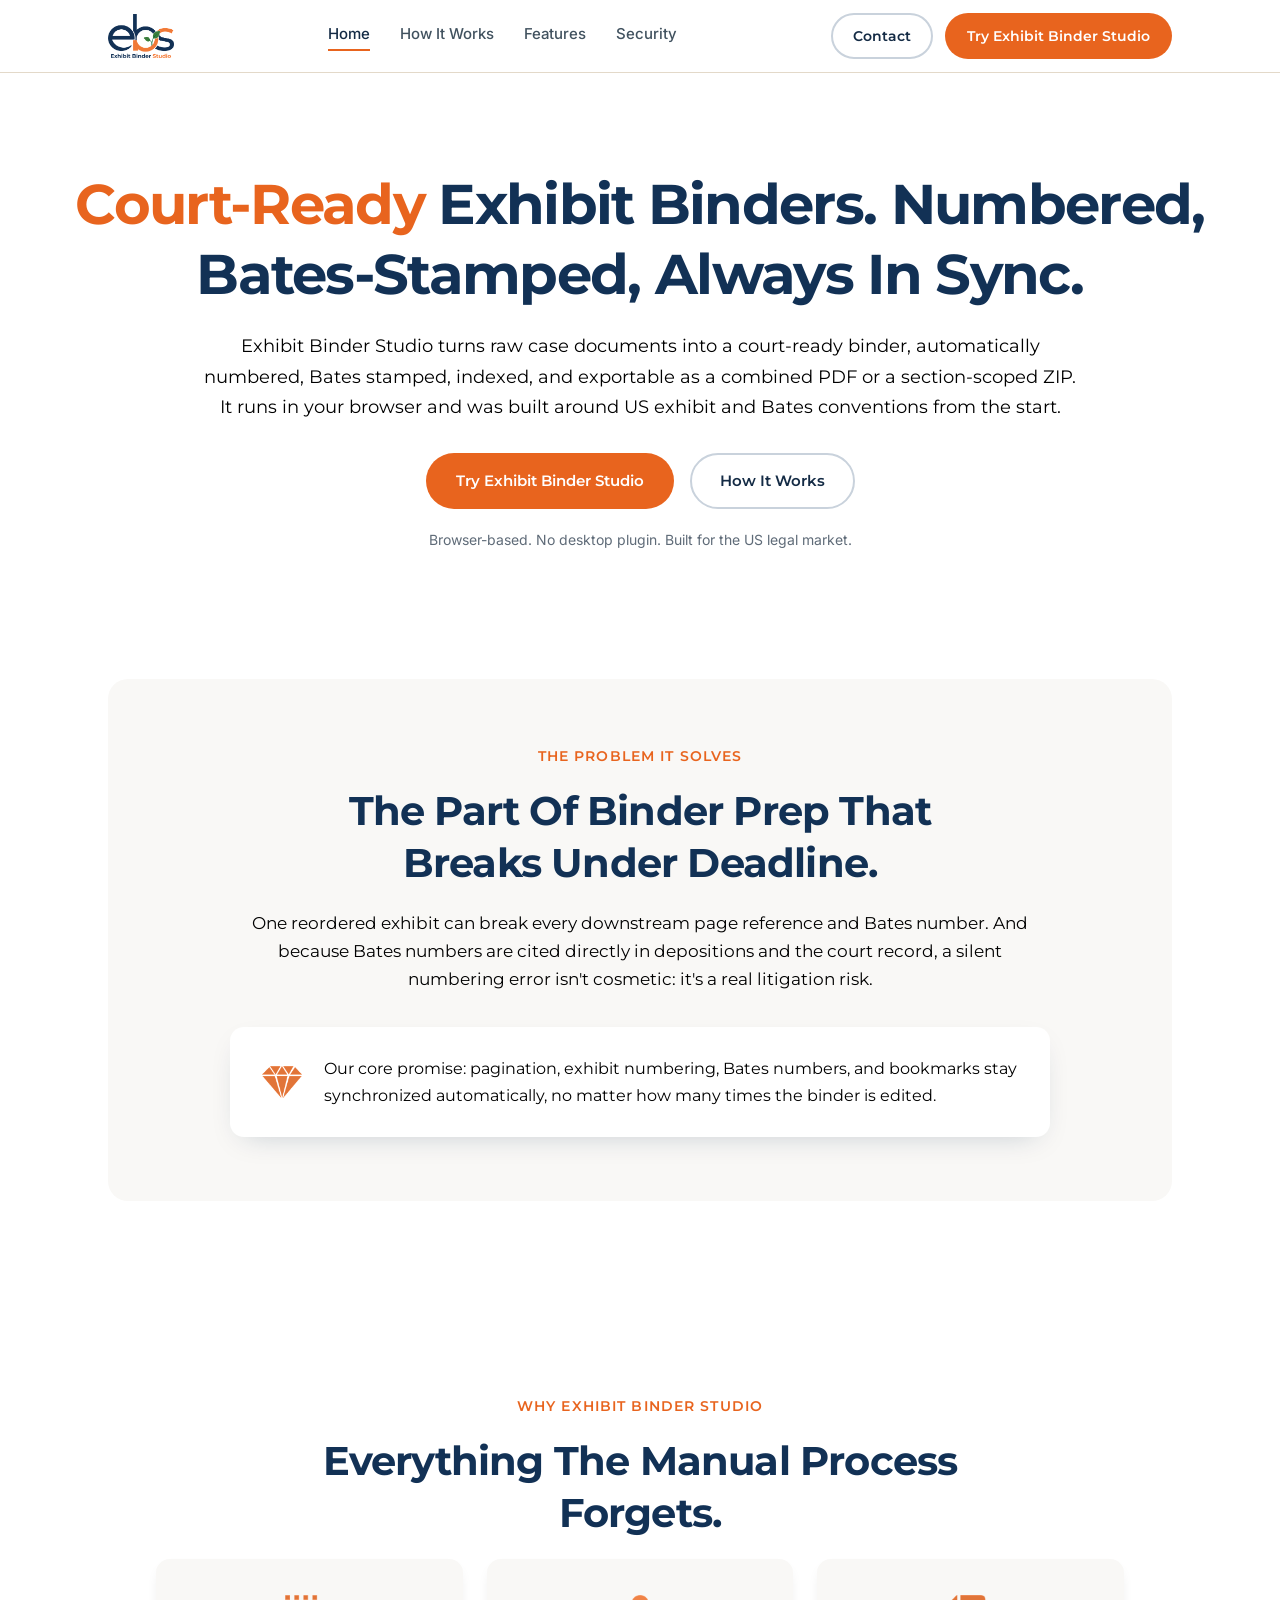
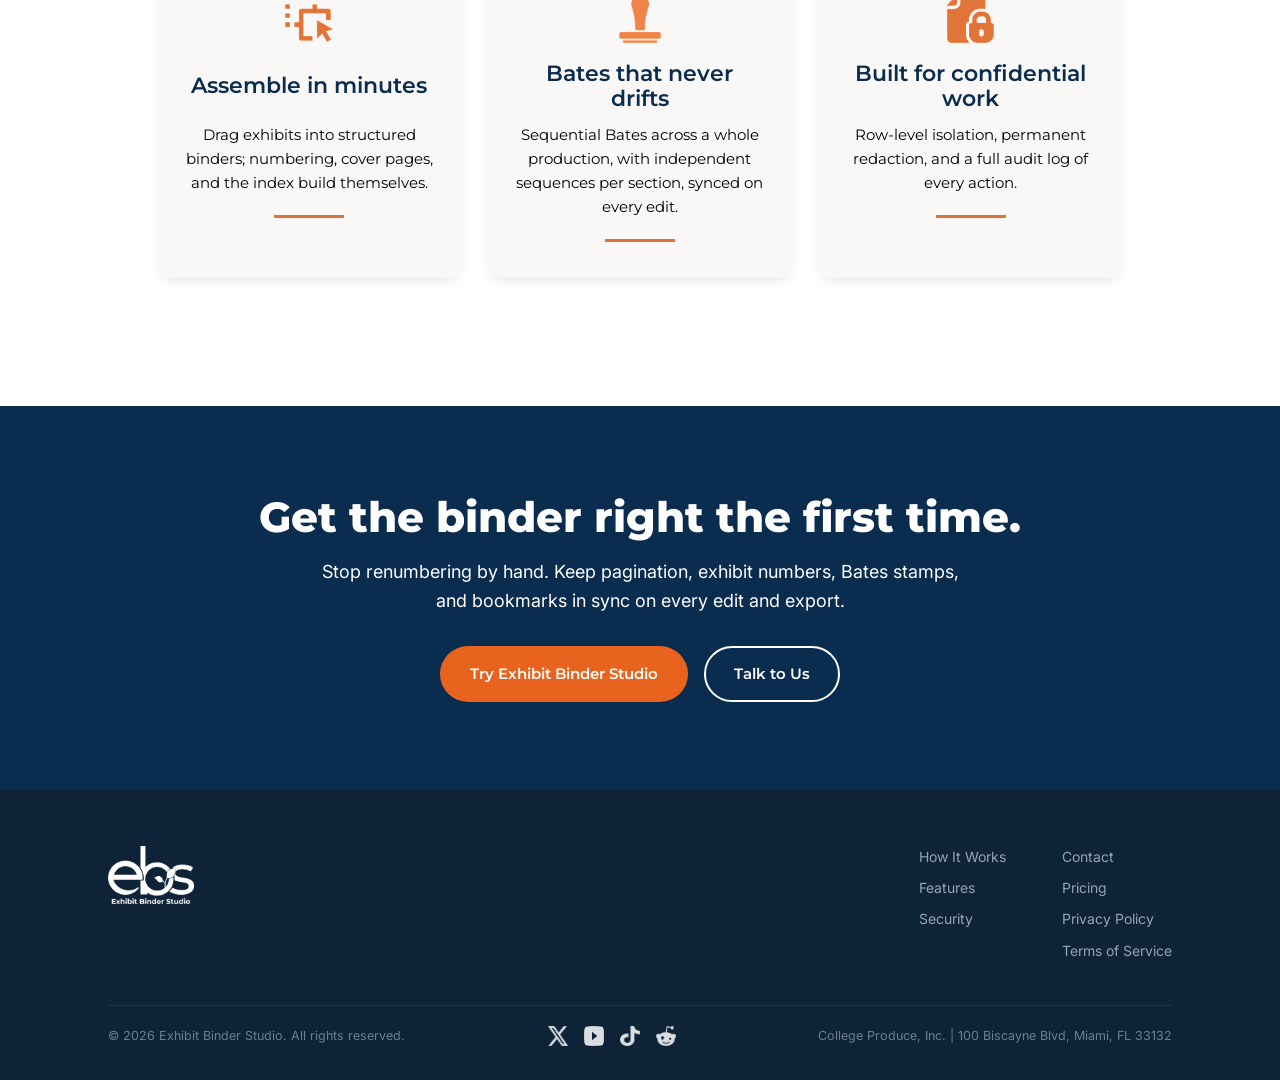
<file: index.html>
<!DOCTYPE html>
<html lang="en">
<head>
<meta charset="UTF-8">
<meta name="viewport" content="width=device-width, initial-scale=1.0">
<title>Exhibit Binder Studio | Court-Ready Litigation Binders, Automatically</title>
<meta name="description" content="Turn raw case documents into a court-ready exhibit binder, automatically numbered, Bates stamped, indexed, and export-ready as a combined PDF or section-scoped ZIP. Browser-based, built for US exhibit and Bates conventions.">
<link rel="icon" type="image/png" href="favicon-96x96.png">
<link rel="preconnect" href="https://fonts.googleapis.com">
<link rel="preconnect" href="https://fonts.gstatic.com" crossorigin>
<link href="https://fonts.googleapis.com/css2?family=Montserrat:wght@300;400;500;600;700;800&family=Inter:wght@400;500;600&display=swap" rel="stylesheet">
<link rel="stylesheet" href="assets/styles.css">
</head>
<body data-page="home">

<header id="site-header"></header>

<main>
  <section class="hero">
    <div class="wrap">
      <h1><span>Court-Ready</span> Exhibit Binders. Numbered, Bates-Stamped, Always In Sync.</h1>
      <p class="sub">Exhibit Binder Studio turns raw case documents into a court-ready binder, automatically numbered, Bates stamped, indexed, and exportable as a combined PDF or a section-scoped ZIP. It runs in your browser and was built around US exhibit and Bates conventions from the start.</p>
      <div class="cta-row">
        <a class="btn btn-primary" href="contact.html">Try Exhibit Binder Studio</a>
        <a class="btn btn-ghost" href="how-it-works.html">How It Works</a>
      </div>
      <p class="micro">Browser-based. No desktop plugin. Built for the US legal market.</p>
    </div>
  </section>

  <section class="hp-panel-wrap">
    <div class="wrap">
      <div class="hp-panel">
        <span class="hp-eyebrow">The Problem It Solves</span>
        <h2 class="hp-h2">The Part Of Binder Prep That Breaks Under Deadline.</h2>
        <p>One reordered exhibit can break every downstream page reference and Bates number. And because Bates numbers are cited directly in depositions and the court record, a silent numbering error isn't cosmetic: it's a real litigation risk.</p>
        <div class="hp-callout">
          <img src="assets/img/icon-diamond.png" alt="">
          <p>Our core promise: pagination, exhibit numbering, Bates numbers, and bookmarks stay synchronized automatically, no matter how many times the binder is edited.</p>
        </div>
      </div>
    </div>
  </section>

  <section class="hp-panel-wrap">
    <div class="wrap">
      <div class="hp-panel hp-panel-cards">
        <span class="hp-eyebrow">Why Exhibit Binder Studio</span>
        <h2 class="hp-h2">Everything The Manual Process Forgets.</h2>

        <div class="hp-cards">
          <div class="hp-card">
            <img src="assets/img/icon-drag.png" alt="">
            <h3>Assemble in minutes</h3>
            <p>Drag exhibits into structured binders; numbering, cover pages, and the index build themselves.</p>
            <span class="hp-rule"></span>
          </div>
          <div class="hp-card">
            <img src="assets/img/icon-bates.png" alt="">
            <h3>Bates that never drifts</h3>
            <p>Sequential Bates across a whole production, with independent sequences per section, synced on every edit.</p>
            <span class="hp-rule"></span>
          </div>
          <div class="hp-card">
            <img src="assets/img/icon-security.png" alt="">
            <h3>Built for confidential work</h3>
            <p>Row-level isolation, permanent redaction, and a full audit log of every action.</p>
            <span class="hp-rule"></span>
          </div>
        </div>
      </div>
    </div>
  </section>

  <section class="cta cta-dark"><div class="wrap"><h2>Get the binder right the first time.</h2><p>Stop renumbering by hand. Keep pagination, exhibit numbers, Bates stamps, and bookmarks in sync on every edit and export.</p><div class="cta-row"><a class="btn btn-primary" href="contact.html">Try Exhibit Binder Studio</a><a class="btn btn-outline-white" href="contact.html">Talk to Us</a></div></div></section>
</main>

<footer id="site-footer"></footer>

<script src="assets/site.js"></script>
</body>
</html>
</file>
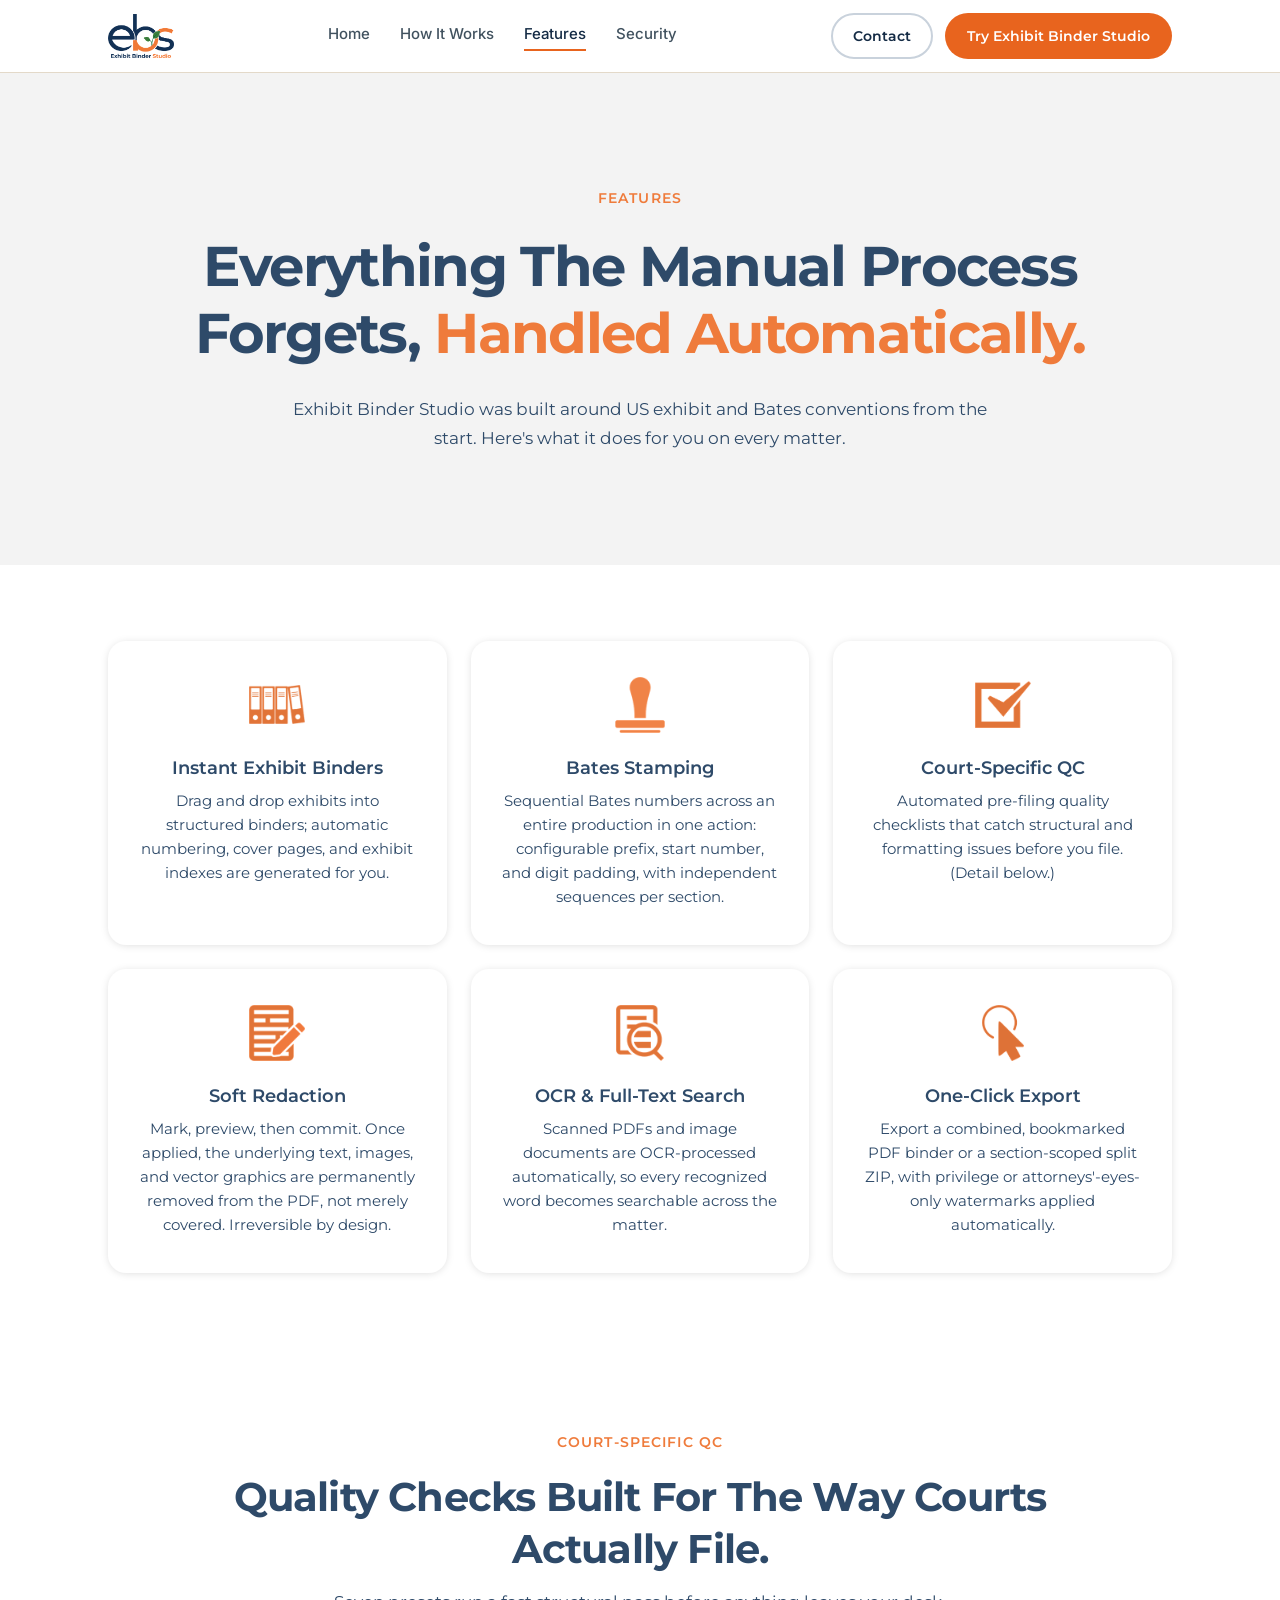
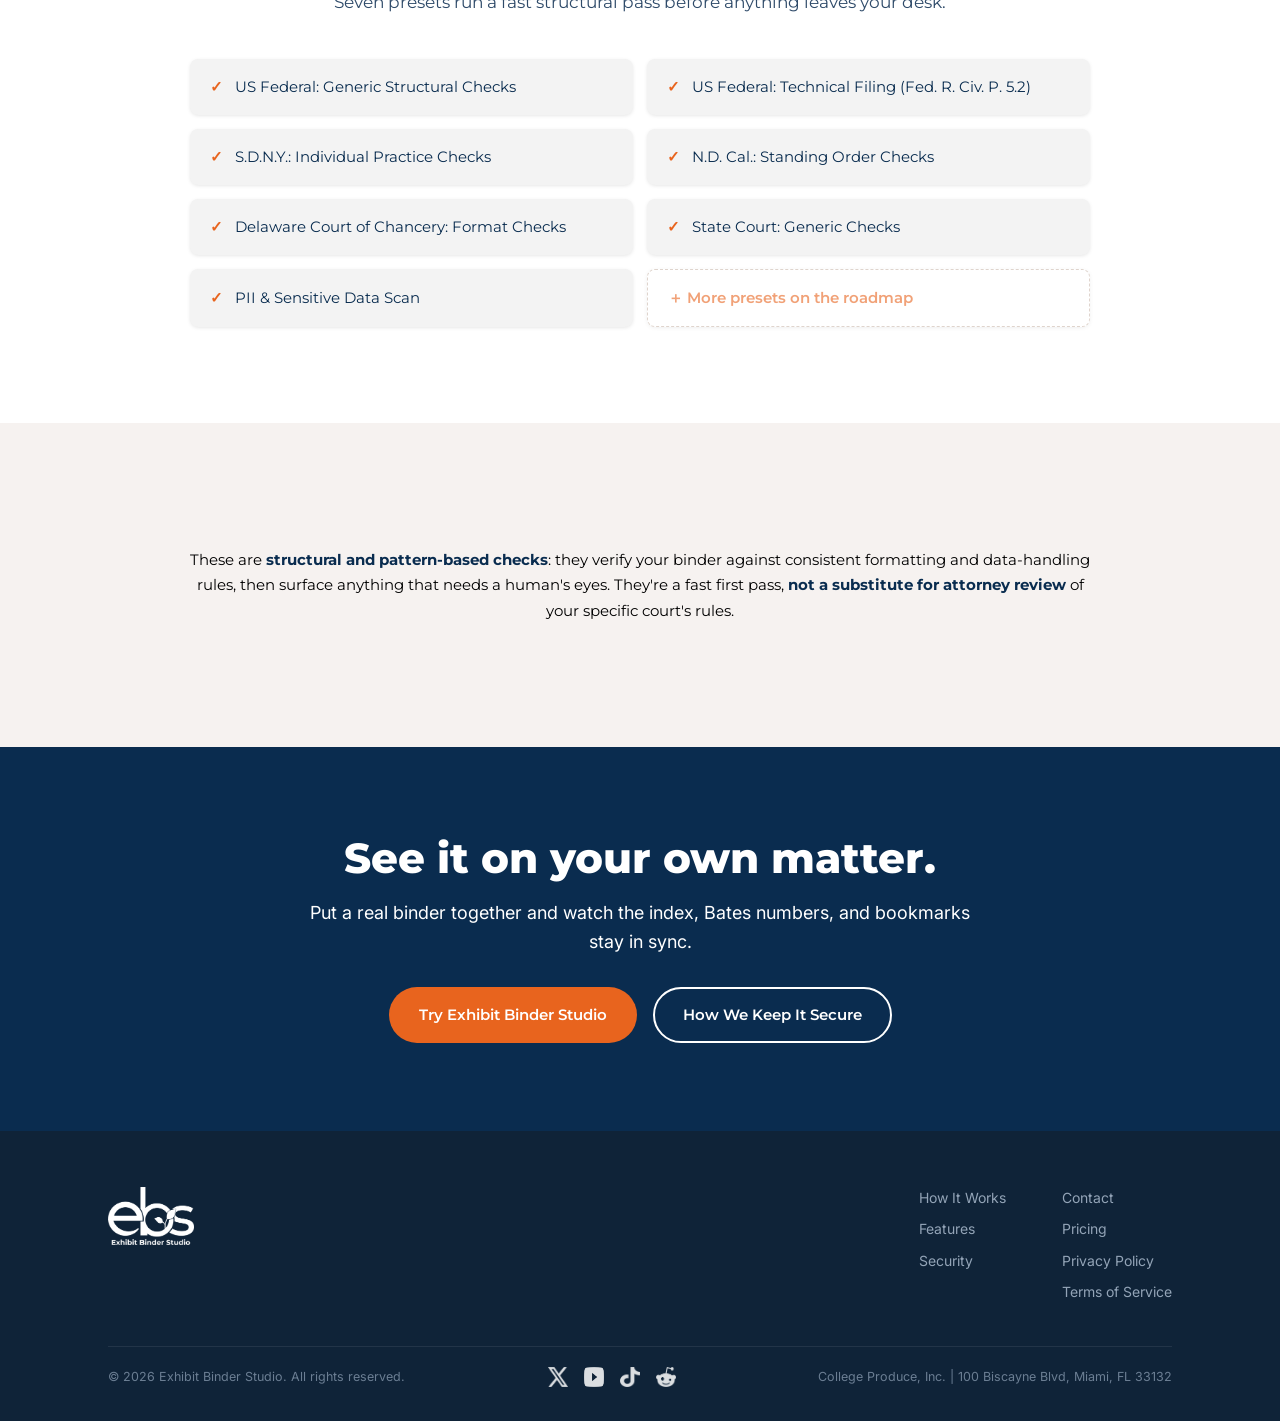
<file: features.html>
<!DOCTYPE html>
<html lang="en">
<head>
<meta charset="UTF-8">
<meta name="viewport" content="width=device-width, initial-scale=1.0">
<title>Features | Exhibit Binder Studio</title>
<meta name="description" content="Instant exhibit binders, Bates stamping, court-specific QC, soft redaction, OCR and full-text search, and one-click export. Everything the manual binder process forgets, handled automatically.">
<link rel="icon" type="image/png" href="favicon-96x96.png">
<link rel="preconnect" href="https://fonts.googleapis.com">
<link rel="preconnect" href="https://fonts.gstatic.com" crossorigin>
<link href="https://fonts.googleapis.com/css2?family=Montserrat:wght@300;400;500;600;700;800&family=Inter:wght@400;500;600&display=swap" rel="stylesheet">
<link rel="stylesheet" href="assets/styles.css">
</head>
<body data-page="features">

<header id="site-header"></header>

<main>
  <section class="lp-hero">
    <div class="wrap">
      <span class="lp-eyebrow">Features</span>
      <h1 class="lp-h1">Everything The Manual Process Forgets, <span>Handled Automatically.</span></h1>
      <p class="lp-sub">Exhibit Binder Studio was built around US exhibit and Bates conventions from the start. Here's what it does for you on every matter.</p>
    </div>
  </section>

  <section class="feat-grid-section">
    <div class="wrap">
      <div class="feat-grid">
        <div class="feat-card">
          <img src="assets/img/icon-binders.png" alt="">
          <h3>Instant Exhibit Binders</h3>
          <p>Drag and drop exhibits into structured binders; automatic numbering, cover pages, and exhibit indexes are generated for you.</p>
        </div>
        <div class="feat-card">
          <img src="assets/img/icon-bates.png" alt="">
          <h3>Bates Stamping</h3>
          <p>Sequential Bates numbers across an entire production in one action: configurable prefix, start number, and digit padding, with independent sequences per section.</p>
        </div>
        <div class="feat-card">
          <img src="assets/img/icon-checklist.png" alt="">
          <h3>Court-Specific QC</h3>
          <p>Automated pre-filing quality checklists that catch structural and formatting issues before you file. (Detail below.)</p>
        </div>
        <div class="feat-card">
          <img src="assets/img/icon-redaction.png" alt="">
          <h3>Soft Redaction</h3>
          <p>Mark, preview, then commit. Once applied, the underlying text, images, and vector graphics are permanently removed from the PDF, not merely covered. Irreversible by design.</p>
        </div>
        <div class="feat-card">
          <img src="assets/img/icon-ocr.png" alt="">
          <h3>OCR &amp; Full-Text Search</h3>
          <p>Scanned PDFs and image documents are OCR-processed automatically, so every recognized word becomes searchable across the matter.</p>
        </div>
        <div class="feat-card">
          <img src="assets/img/icon-oneclick.png" alt="">
          <h3>One-Click Export</h3>
          <p>Export a combined, bookmarked PDF binder or a section-scoped split ZIP, with privilege or attorneys'-eyes-only watermarks applied automatically.</p>
        </div>
      </div>
    </div>
  </section>

  <section class="feat-qc-section">
    <div class="wrap">
      <div class="feat-qc-head">
        <span class="lp-eyebrow">Court-Specific QC</span>
        <h2>Quality Checks Built For The Way Courts Actually File.</h2>
        <p>Seven presets run a fast structural pass before anything leaves your desk.</p>
      </div>
      <div class="feat-presets">
        <div class="feat-preset"><span class="chk">✓</span> US Federal: Generic Structural Checks</div>
        <div class="feat-preset"><span class="chk">✓</span> US Federal: Technical Filing (Fed. R. Civ. P. 5.2)</div>
        <div class="feat-preset"><span class="chk">✓</span> S.D.N.Y.: Individual Practice Checks</div>
        <div class="feat-preset"><span class="chk">✓</span> N.D. Cal.: Standing Order Checks</div>
        <div class="feat-preset"><span class="chk">✓</span> Delaware Court of Chancery: Format Checks</div>
        <div class="feat-preset"><span class="chk">✓</span> State Court: Generic Checks</div>
        <div class="feat-preset"><span class="chk">✓</span> PII &amp; Sensitive Data Scan</div>
        <div class="feat-preset feat-preset-ghost">＋ More presets on the roadmap</div>
      </div>
    </div>
  </section>

  <section class="feat-note-band">
    <div class="wrap">
      <p>These are <b>structural and pattern-based checks</b>: they verify your binder against consistent formatting and data-handling rules, then surface anything that needs a human's eyes. They're a fast first pass, <b>not a substitute for attorney review</b> of your specific court's rules.</p>
    </div>
  </section>

  <section class="cta cta-dark"><div class="wrap"><h2>See it on your own matter.</h2><p>Put a real binder together and watch the index, Bates numbers, and bookmarks stay in sync.</p><div class="cta-row"><a class="btn btn-primary" href="contact.html">Try Exhibit Binder Studio</a><a class="btn btn-outline-white" href="security.html">How We Keep It Secure</a></div></div></section>
</main>

<footer id="site-footer"></footer>

<script src="assets/site.js"></script>
</body>
</html>
</file>
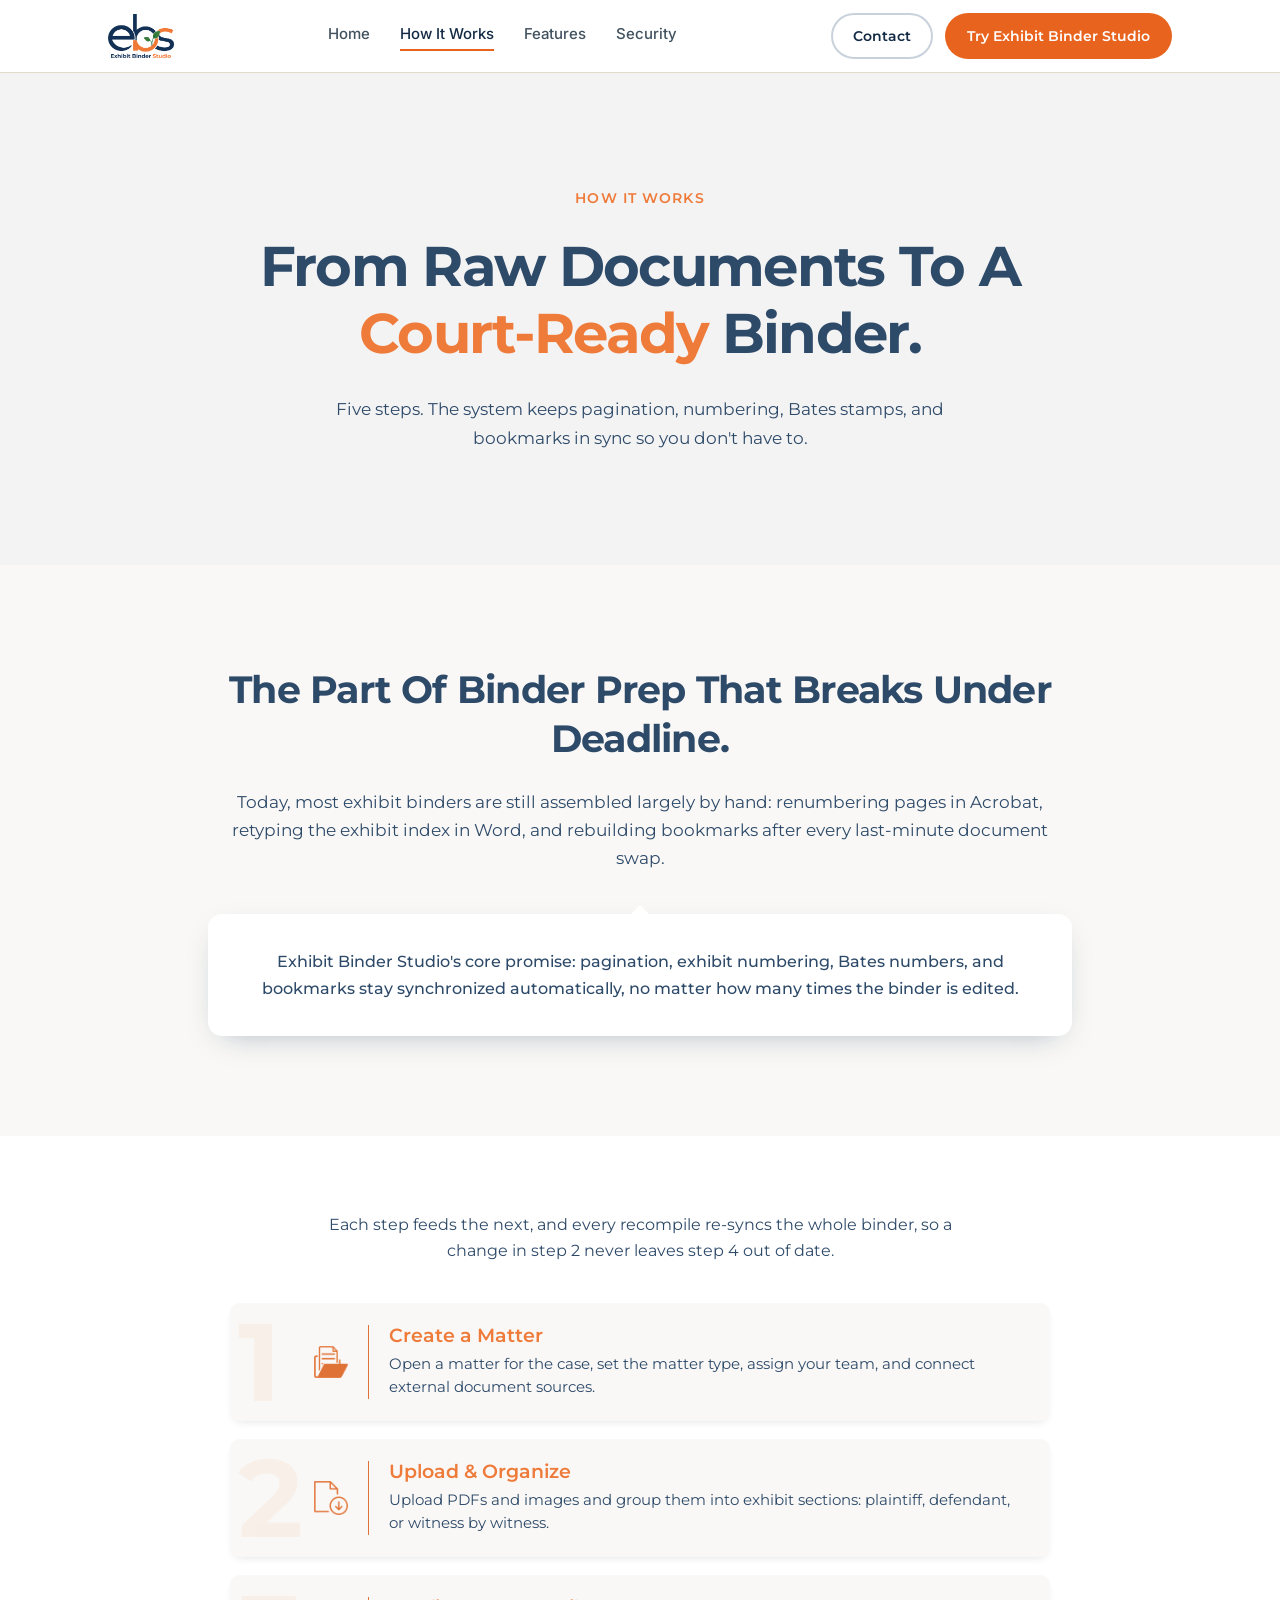
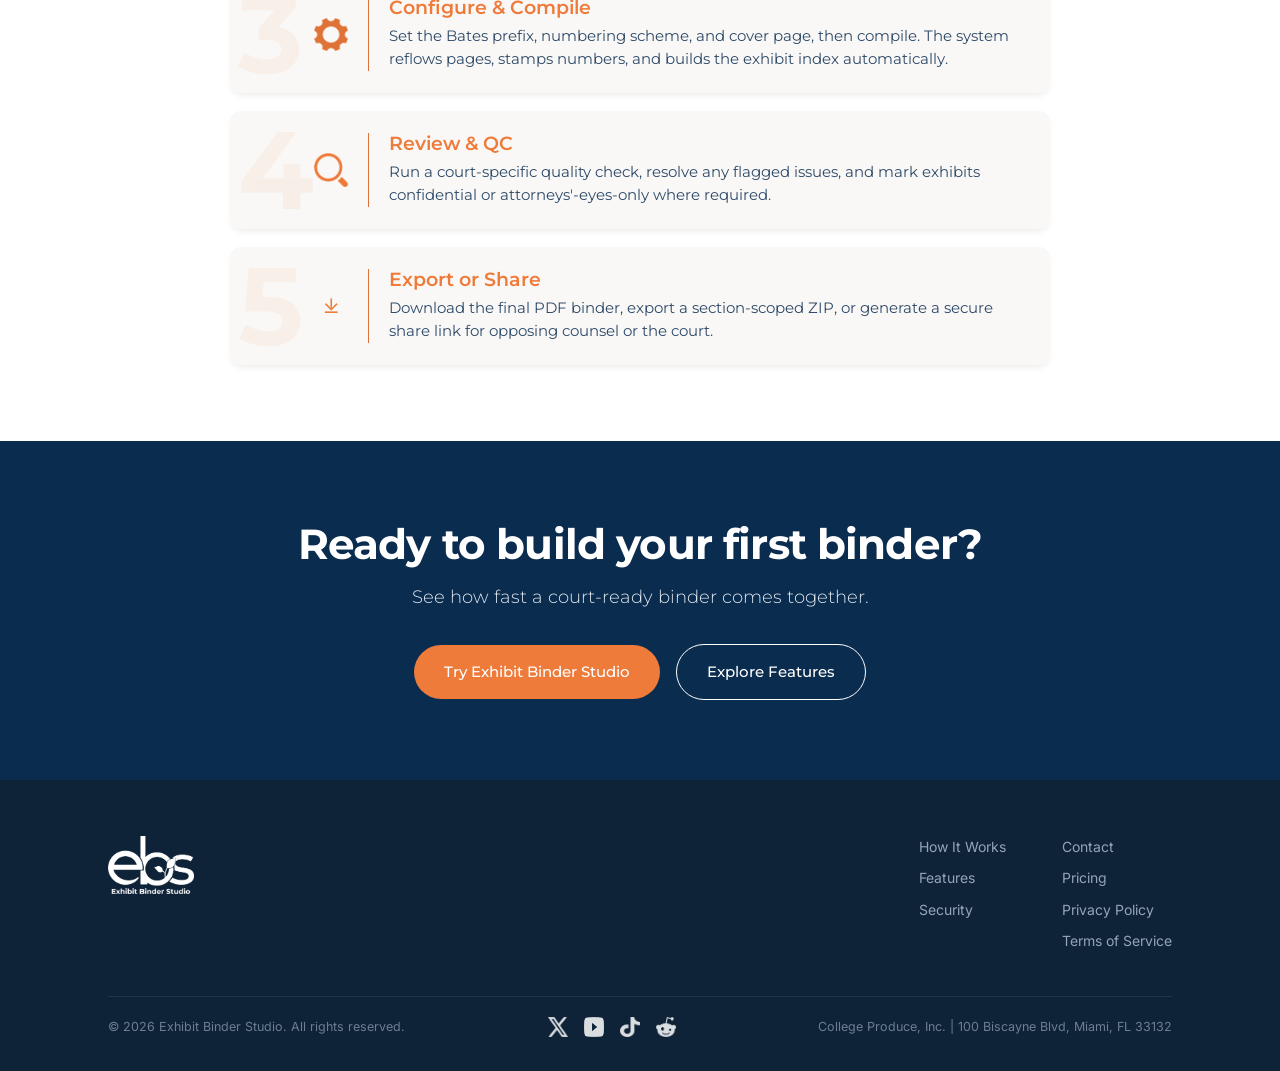
<file: how-it-works.html>
<!DOCTYPE html>
<html lang="en">
<head>
<meta charset="UTF-8">
<meta name="viewport" content="width=device-width, initial-scale=1.0">
<title>How It Works | Exhibit Binder Studio</title>
<meta name="description" content="From raw case documents to a court-ready binder in five steps. Exhibit Binder Studio keeps pagination, exhibit numbering, Bates stamps, and bookmarks in sync automatically.">
<link rel="icon" type="image/png" href="favicon-96x96.png">
<link rel="preconnect" href="https://fonts.googleapis.com">
<link rel="preconnect" href="https://fonts.gstatic.com" crossorigin>
<link href="https://fonts.googleapis.com/css2?family=Montserrat:wght@300;400;500;600;700;800&family=Inter:wght@400;500;600&display=swap" rel="stylesheet">
<link rel="stylesheet" href="assets/styles.css">
</head>
<body data-page="how-it-works">

<header id="site-header"></header>

<main>
  <section class="lp-hero">
    <div class="wrap">
      <span class="lp-eyebrow">How It Works</span>
      <h1 class="lp-h1">From Raw Documents To A <span>Court-Ready</span> Binder.</h1>
      <p class="lp-sub">Five steps. The system keeps pagination, numbering, Bates stamps, and bookmarks in sync so you don't have to.</p>
    </div>
  </section>

  <section class="hiw-problem">
    <div class="wrap hiw-problem-inner">
      <h2>The Part Of Binder Prep That Breaks Under Deadline.</h2>
      <p>Today, most exhibit binders are still assembled largely by hand: renumbering pages in Acrobat, retyping the exhibit index in Word, and rebuilding bookmarks after every last-minute document swap.</p>
      <div class="hiw-callout">Exhibit Binder Studio's core promise: pagination, exhibit numbering, Bates numbers, and bookmarks stay synchronized automatically, no matter how many times the binder is edited.</div>
    </div>
  </section>

  <section class="hiw-steps-section">
    <div class="wrap">
      <p class="hiw-intro">Each step feeds the next, and every recompile re-syncs the whole binder, so a change in step 2 never leaves step 4 out of date.</p>
      <div class="hiw-steps">
        <div class="hiw-step">
          <span class="hiw-step-bg">1</span>
          <div class="hiw-step-icon"><img src="assets/img/step-icon-1.png" alt=""></div>
          <div class="hiw-step-divider"></div>
          <div class="hiw-step-body"><h3>Create a Matter</h3><p>Open a matter for the case, set the matter type, assign your team, and connect external document sources.</p></div>
        </div>
        <div class="hiw-step">
          <span class="hiw-step-bg">2</span>
          <div class="hiw-step-icon"><img src="assets/img/step-icon-2.png" alt=""></div>
          <div class="hiw-step-divider"></div>
          <div class="hiw-step-body"><h3>Upload &amp; Organize</h3><p>Upload PDFs and images and group them into exhibit sections: plaintiff, defendant, or witness by witness.</p></div>
        </div>
        <div class="hiw-step">
          <span class="hiw-step-bg">3</span>
          <div class="hiw-step-icon"><img src="assets/img/step-icon-3.png" alt=""></div>
          <div class="hiw-step-divider"></div>
          <div class="hiw-step-body"><h3>Configure &amp; Compile</h3><p>Set the Bates prefix, numbering scheme, and cover page, then compile. The system reflows pages, stamps numbers, and builds the exhibit index automatically.</p></div>
        </div>
        <div class="hiw-step">
          <span class="hiw-step-bg">4</span>
          <div class="hiw-step-icon"><img src="assets/img/step-icon-4.png" alt=""></div>
          <div class="hiw-step-divider"></div>
          <div class="hiw-step-body"><h3>Review &amp; QC</h3><p>Run a court-specific quality check, resolve any flagged issues, and mark exhibits confidential or attorneys'-eyes-only where required.</p></div>
        </div>
        <div class="hiw-step">
          <span class="hiw-step-bg">5</span>
          <div class="hiw-step-icon">⤓</div>
          <div class="hiw-step-divider"></div>
          <div class="hiw-step-body"><h3>Export or Share</h3><p>Download the final PDF binder, export a section-scoped ZIP, or generate a secure share link for opposing counsel or the court.</p></div>
        </div>
      </div>
    </div>
  </section>

  <section class="hiw-cta">
    <div class="wrap">
      <h2>Ready to build your first binder?</h2>
      <p>See how fast a court-ready binder comes together.</p>
      <div class="hiw-cta-row">
        <a class="hiw-btn hiw-btn-primary" href="contact.html">Try Exhibit Binder Studio</a>
        <a class="hiw-btn hiw-btn-ghost" href="features.html">Explore Features</a>
      </div>
    </div>
  </section>
</main>

<footer id="site-footer"></footer>

<script src="assets/site.js"></script>
</body>
</html>
</file>
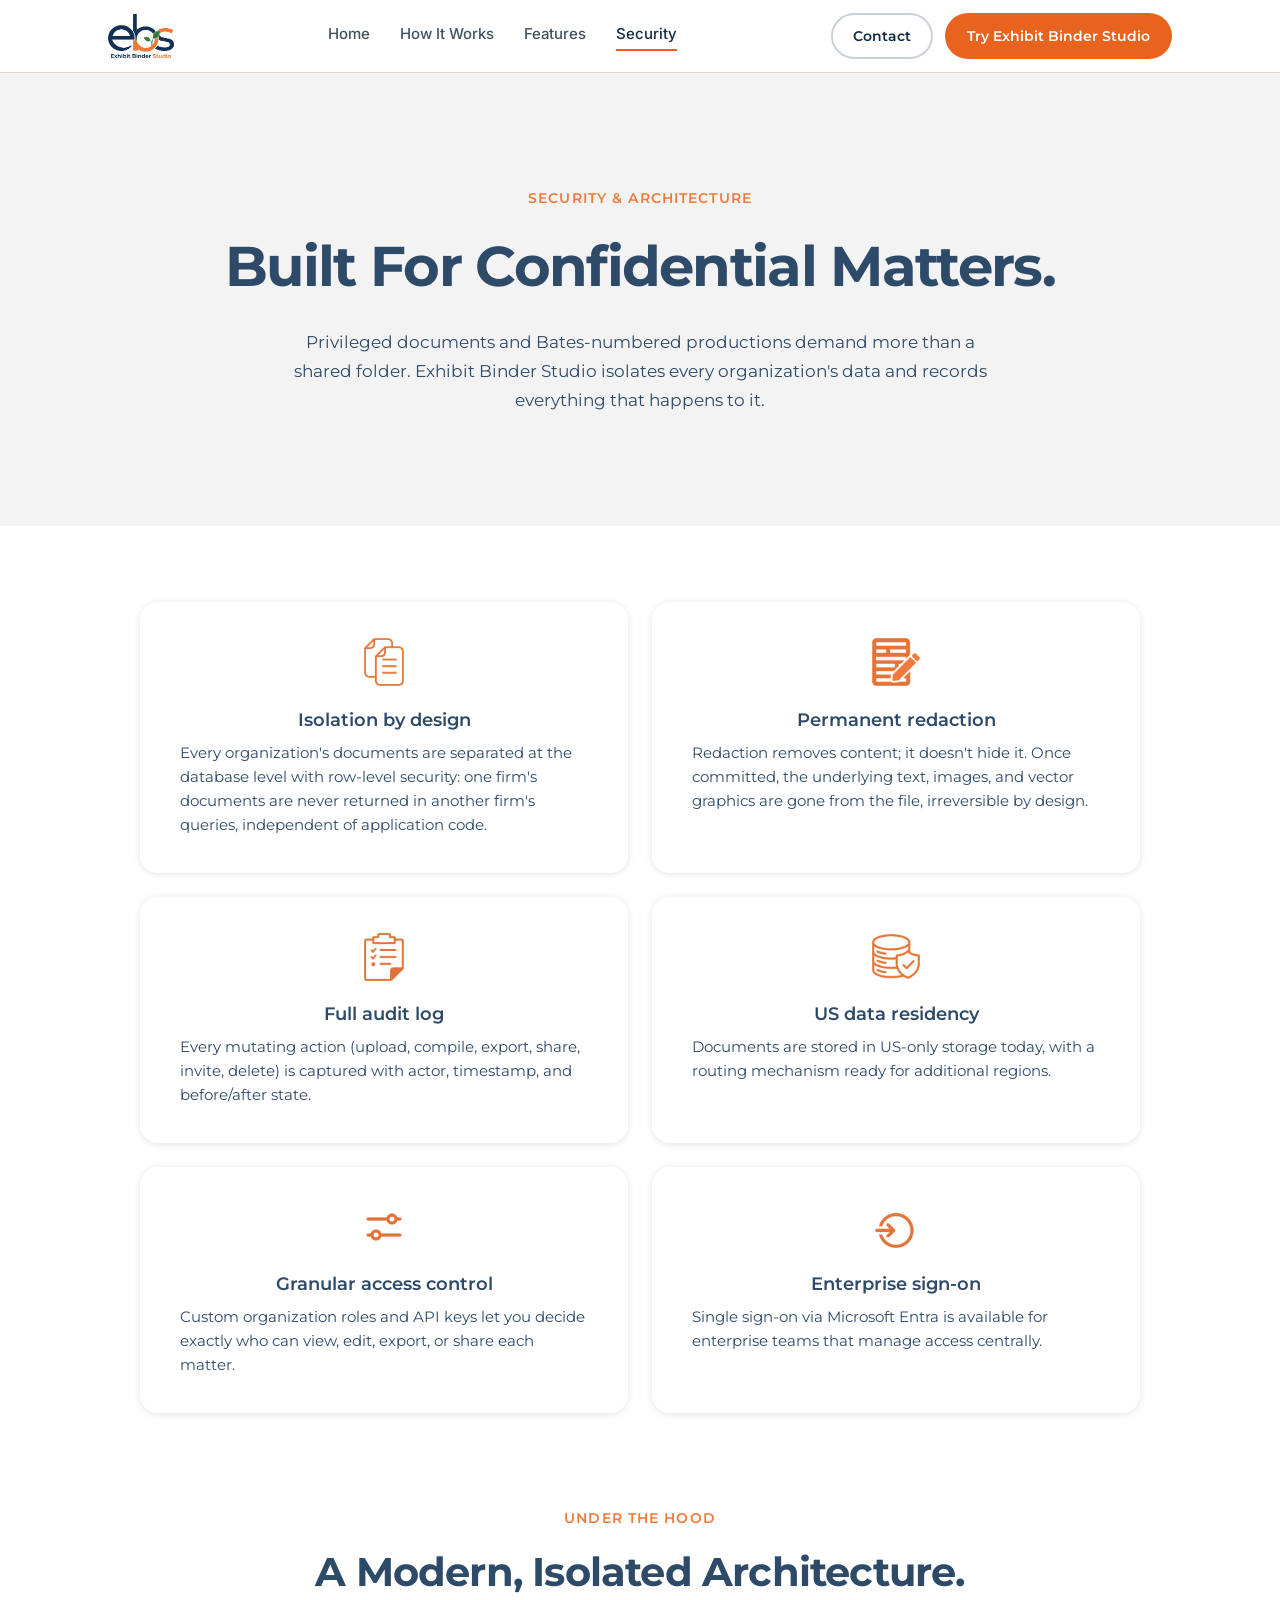
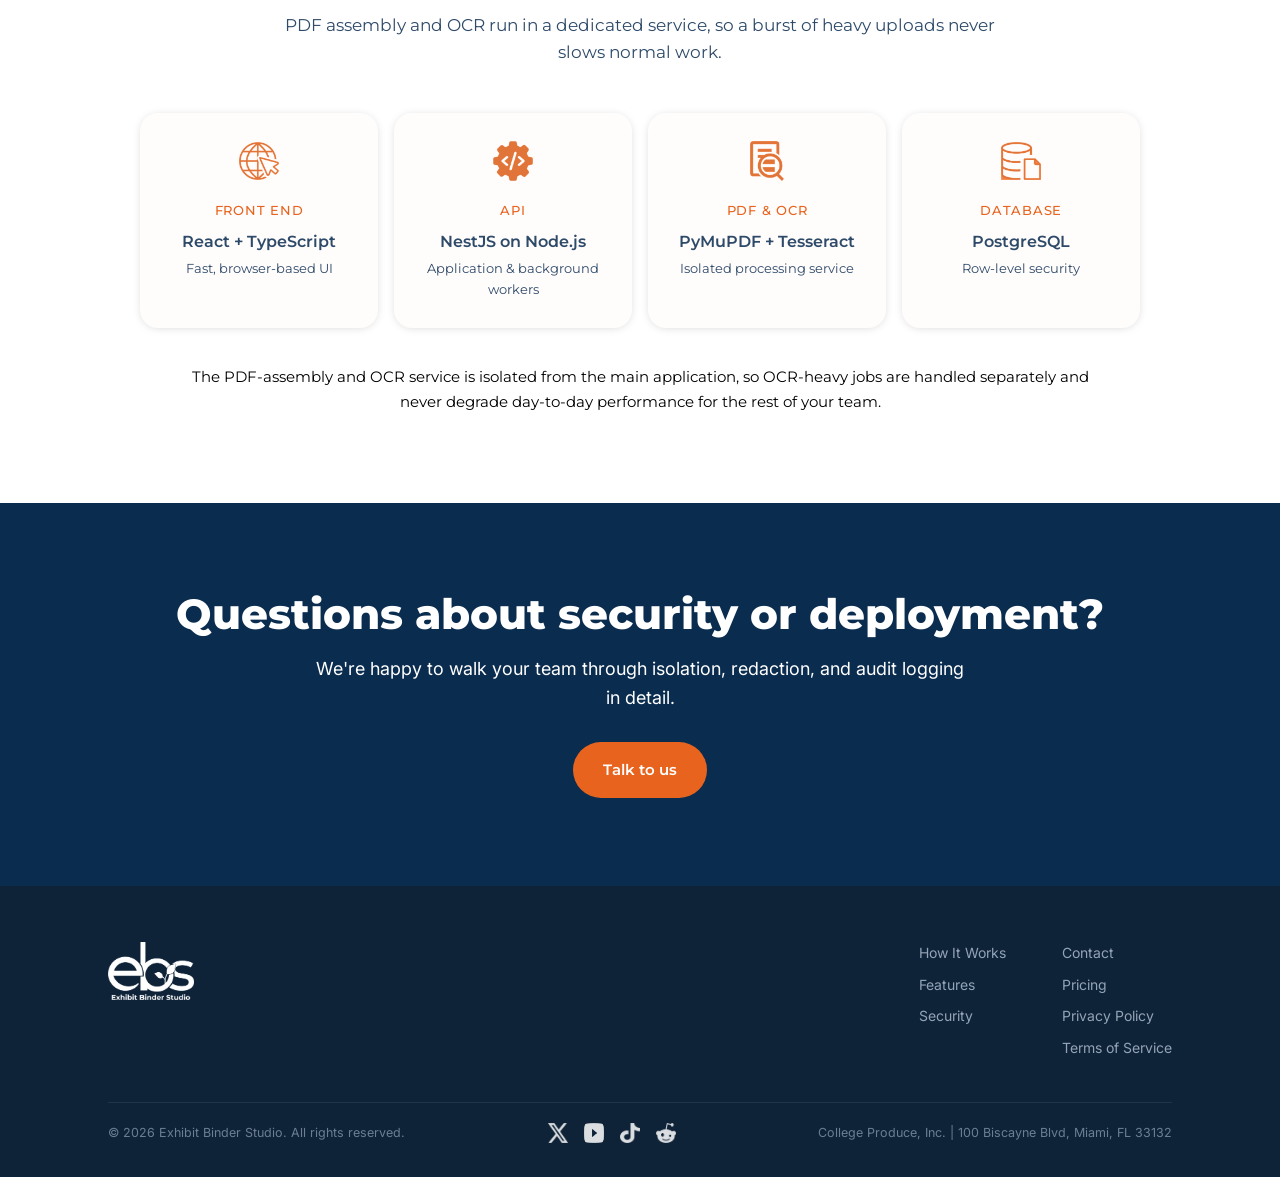
<file: security.html>
<!DOCTYPE html>
<html lang="en">
<head>
<meta charset="UTF-8">
<meta name="viewport" content="width=device-width, initial-scale=1.0">
<title>Security &amp; Architecture | Exhibit Binder Studio</title>
<meta name="description" content="Built for confidential matters: database-level isolation with row-level security, permanent redaction, a full audit log of every action, and US data residency.">
<link rel="icon" type="image/png" href="favicon-96x96.png">
<link rel="preconnect" href="https://fonts.googleapis.com">
<link rel="preconnect" href="https://fonts.gstatic.com" crossorigin>
<link href="https://fonts.googleapis.com/css2?family=Montserrat:wght@300;400;500;600;700;800&family=Inter:wght@400;500;600&display=swap" rel="stylesheet">
<link rel="stylesheet" href="assets/styles.css">
</head>
<body data-page="security">

<header id="site-header"></header>

<main>
  <section class="lp-hero">
    <div class="wrap">
      <span class="lp-eyebrow">Security &amp; Architecture</span>
      <h1 class="lp-h1">Built For Confidential Matters.</h1>
      <p class="lp-sub">Privileged documents and Bates-numbered productions demand more than a shared folder. Exhibit Binder Studio isolates every organization's data and records everything that happens to it.</p>
    </div>
  </section>

  <section class="sec-cards-section">
    <div class="wrap">
      <div class="sec-cards">
        <div class="sec-card">
          <img src="assets/img/icon-isolation.png" alt="">
          <h3>Isolation by design</h3>
          <p>Every organization's documents are separated at the database level with row-level security: one firm's documents are never returned in another firm's queries, independent of application code.</p>
        </div>
        <div class="sec-card">
          <img src="assets/img/icon-redaction.png" alt="">
          <h3>Permanent redaction</h3>
          <p>Redaction removes content; it doesn't hide it. Once committed, the underlying text, images, and vector graphics are gone from the file, irreversible by design.</p>
        </div>
        <div class="sec-card">
          <img src="assets/img/icon-audit.png" alt="">
          <h3>Full audit log</h3>
          <p>Every mutating action (upload, compile, export, share, invite, delete) is captured with actor, timestamp, and before/after state.</p>
        </div>
        <div class="sec-card">
          <img src="assets/img/icon-dataresidency.png" alt="">
          <h3>US data residency</h3>
          <p>Documents are stored in US-only storage today, with a routing mechanism ready for additional regions.</p>
        </div>
        <div class="sec-card">
          <img src="assets/img/icon-control.png" alt="">
          <h3>Granular access control</h3>
          <p>Custom organization roles and API keys let you decide exactly who can view, edit, export, or share each matter.</p>
        </div>
        <div class="sec-card">
          <img src="assets/img/icon-signon.png" alt="">
          <h3>Enterprise sign-on</h3>
          <p>Single sign-on via Microsoft Entra is available for enterprise teams that manage access centrally.</p>
        </div>
      </div>
    </div>
  </section>

  <section class="stack-section">
    <div class="wrap">
      <div class="stack-head">
        <span class="lp-eyebrow">Under the Hood</span>
        <h2>A Modern, Isolated Architecture.</h2>
        <p>PDF assembly and OCR run in a dedicated service, so a burst of heavy uploads never slows normal work.</p>
      </div>
      <div class="stack-grid2">
        <div class="stack-card">
          <img src="assets/img/icon-frontend.png" alt="">
          <div class="label">Front End</div>
          <h4>React + TypeScript</h4>
          <span>Fast, browser-based UI</span>
        </div>
        <div class="stack-card">
          <img src="assets/img/icon-api.png" alt="">
          <div class="label">API</div>
          <h4>NestJS on Node.js</h4>
          <span>Application &amp; background workers</span>
        </div>
        <div class="stack-card">
          <img src="assets/img/icon-ocr.png" alt="">
          <div class="label">PDF &amp; OCR</div>
          <h4>PyMuPDF + Tesseract</h4>
          <span>Isolated processing service</span>
        </div>
        <div class="stack-card">
          <img src="assets/img/icon-database.png" alt="">
          <div class="label">Database</div>
          <h4>PostgreSQL</h4>
          <span>Row-level security</span>
        </div>
      </div>
      <p class="stack-note">The PDF-assembly and OCR service is isolated from the main application, so OCR-heavy jobs are handled separately and never degrade day-to-day performance for the rest of your team.</p>
    </div>
  </section>

  <section class="cta cta-dark"><div class="wrap"><h2>Questions about security or deployment?</h2><p>We're happy to walk your team through isolation, redaction, and audit logging in detail.</p><div class="cta-row"><a class="btn btn-primary" href="contact.html">Talk to us</a></div></div></section>
</main>

<footer id="site-footer"></footer>

<script src="assets/site.js"></script>
</body>
</html>
</file>
<file: assets/styles.css>
/* =========================================================
   Exhibit Binder Studio: shared stylesheet
   One file for every page: base/reset, nav, footer, and
   shared components, followed by page-specific sections.
   ========================================================= */

:root{
  --cream:#F7F4EF; --cream-2:#EFE7DA; --white:#FFFFFF;
  --navy:#142B45; --navy-2:#1D3B5C; --ink:#2A2A2A; --muted:#5f6b78;
  --orange:#E8641E; --beige:#EAE0D2; --line:#E3D9C9;
}
*{box-sizing:border-box;margin:0;padding:0}
html{scroll-behavior:smooth}
body{font-family:'Inter',sans-serif;color:var(--ink);background:var(--cream);line-height:1.6;-webkit-font-smoothing:antialiased}
h1,h2,h3,.brand{font-family:'Montserrat',sans-serif;color:var(--navy);line-height:1.14}
.wrap{max-width:1120px;margin:0 auto;padding:0 28px}
.eyebrow{font-family:'Montserrat';font-weight:700;letter-spacing:.14em;font-size:12.5px;color:var(--orange);text-transform:uppercase}
a{text-decoration:none;color:inherit}

.btn{display:inline-flex;align-items:center;gap:8px;font-family:'Montserrat';font-weight:600;font-size:15px;padding:14px 28px;border-radius:100px;border:2px solid transparent;cursor:pointer;transition:.18s}
.btn-primary{background:var(--orange);color:#fff}
.btn-primary:hover{background:#cf5513;transform:translateY(-1px)}
.btn-ghost{background:transparent;color:var(--navy);border-color:#c9d2dc}
.btn-ghost:hover{border-color:var(--navy)}
.btn-outline-white{background:transparent;color:#fff;border-color:#fff}
.btn-outline-white:hover{background:#ffffff1a}
.link-arrow{font-family:'Montserrat';font-weight:600;color:var(--navy);font-size:15px}
.link-arrow:hover{color:var(--orange)}

/* ---------- Header / navigation (shared, injected by assets/site.js) ---------- */
header{position:sticky;top:0;z-index:50;background:#FFFFFF;border-bottom:1px solid var(--line)}
nav{display:flex;align-items:center;justify-content:space-between;min-height:72px;flex-wrap:wrap;row-gap:10px;padding:10px 0}
.brand{display:flex;align-items:center;white-space:nowrap}
.brand-logo{height:44px;width:auto;display:block}
.navlinks{display:flex;gap:30px;align-items:center}
.navlinks a{font-weight:500;color:#41525f;font-size:15px;padding-bottom:3px;border-bottom:2px solid transparent;white-space:nowrap}
.navlinks a:hover{color:var(--navy)}
.navlinks a.active{color:var(--navy);border-bottom-color:var(--orange)}
.navcta{display:flex;gap:12px;align-items:center;flex-wrap:wrap;justify-content:flex-end}
.navcta .btn{padding:10px 20px;font-size:14px}
@media(max-width:1040px){.navlinks{gap:18px}.navlinks a{font-size:13.5px}.navcta .btn{padding:9px 18px;font-size:13.5px}}
@media(max-width:860px){.navlinks{display:none}}
@media(max-width:480px){.brand-logo{height:36px}.navcta .btn{padding:7px 12px;font-size:11.5px}.navcta{gap:6px}}

/* ---------- Footer (shared, injected by assets/site.js) ---------- */
footer{background:#0f2338;color:#93a4b7;padding:56px 0 34px}
.fgrid2{display:flex;justify-content:space-between;flex-wrap:wrap;gap:24px;align-items:flex-start}
.flogo{height:58px;width:auto;display:block}
.fcols{display:flex;gap:56px;flex-wrap:wrap}
.fcol a{display:block;font-size:14px;margin-bottom:9px}.fcol a:hover{color:#fff}
.fbar{border-top:1px solid #ffffff14;margin-top:34px;padding-top:20px;font-size:12.5px;color:#6b7e93;display:flex;justify-content:space-between;align-items:center;flex-wrap:wrap;gap:16px}
.fsocials{display:flex;gap:16px;align-items:center}
.fsocial{display:block;opacity:.85;transition:.15s}
.fsocial:hover{opacity:1}
.fsocial img{width:20px;height:20px;display:block}

/* ---------- Shared section components (used on 2+ pages) ---------- */
section{padding:88px 0}

/* Light, centered page-header treatment (Features, How It Works, Security) */
.lp-hero{background:#F3F3F3;padding:112px 0;text-align:center}
.lp-eyebrow{font-family:'Montserrat';font-weight:600;font-size:14px;letter-spacing:.08em;text-transform:uppercase;color:#EF7B3B}
.lp-h1{font-family:'Montserrat';font-weight:700;font-size:clamp(32px,4.6vw,56px);letter-spacing:-.03em;color:#2E4A69;margin:22px auto 28px;max-width:30ch;line-height:1.2}
.lp-h1 span{color:#EF7B3B;white-space:nowrap}
.lp-sub{font-family:'Montserrat';font-size:17px;color:#2E4A69;max-width:64ch;margin:0 auto;line-height:1.7}

.problem{background:var(--cream-2)}
.problem .inner{max-width:760px;margin:0 auto;text-align:center}
.problem h2{font-size:clamp(26px,3.4vw,38px);font-weight:700;margin:14px 0 22px}
.problem p{font-size:18px;color:#3d4753;margin-bottom:16px}
.promise{margin-top:26px;background:#fff;border:1px solid var(--line);border-left:5px solid var(--orange);border-radius:12px;padding:22px 26px;font-size:17px;color:var(--navy);font-weight:500;text-align:left}

/* CTA section + button row: one shared shape, two color variants */
.cta{text-align:center}
.cta-row{display:flex;gap:16px;align-items:center;flex-wrap:wrap}
.cta .cta-row{justify-content:center}
.cta .link-arrow{color:inherit}

.cta-dark{background:#0A2C4F;color:#fff}
.cta-dark h2{color:#fff;font-size:clamp(28px,3.8vw,42px);font-weight:800;margin-bottom:16px}
.cta-dark p{color:#fff;font-size:18px;max-width:60ch;margin:0 auto 30px}
.cta-dark .link-arrow{color:#fff}

/* =========================================================
   Home page
   ========================================================= */
.hero{padding:96px 0 64px;text-align:center;background:#FFFFFF}
.hero .wrap{max-width:1300px}
.hero h1{font-family:'Montserrat';font-size:clamp(34px,4.6vw,56px);font-weight:700;letter-spacing:-.03em;color:#123155;margin:0 auto 22px;max-width:46ch;line-height:1.25;text-transform:capitalize}
.hero h1 span{color:var(--orange)}
.hero p.sub{font-family:'Montserrat';font-size:18px;color:#000;max-width:74ch;margin:0 auto 30px;line-height:1.7}
.hero .cta-row{justify-content:center}
.micro{margin-top:20px;color:var(--muted);font-size:14px}

.hp-panel-wrap{padding:64px 0;background:#FFFFFF}
.hp-panel{background:#F9F8F6;border-radius:20px;padding:64px 48px;text-align:center}
.hp-panel-cards{background:#FFFFFF}
.hp-eyebrow{font-family:'Montserrat';font-weight:600;font-size:14px;letter-spacing:.08em;text-transform:uppercase;color:var(--orange)}
.hp-h2{font-family:'Montserrat';font-weight:700;font-size:clamp(26px,3.4vw,40px);color:#123155;letter-spacing:-.02em;margin:16px auto 20px;max-width:26ch;line-height:1.3;text-transform:capitalize}
.hp-panel>p{font-family:'Montserrat';font-size:16.5px;color:#000;max-width:820px;margin:0 auto 34px;line-height:1.7}

.hp-callout{max-width:820px;margin:0 auto;background:#fff;border-radius:14px;box-shadow:0 10px 30px -14px rgba(10,44,79,.25);padding:28px 32px;display:flex;align-items:center;gap:22px;text-align:left}
.hp-callout img{flex:0 0 auto;width:40px;height:auto}
.hp-callout p{font-family:'Montserrat';font-size:16px;color:#000;font-weight:400;margin:0;line-height:1.7}
@media(max-width:560px){.hp-callout{flex-direction:column;text-align:center}}

.hp-cards{display:grid;grid-template-columns:repeat(3,1fr);gap:24px;margin-top:8px}
@media(max-width:860px){.hp-cards{grid-template-columns:1fr}}
.hp-card{background:#F9F8F6;border-radius:14px;box-shadow:0 6px 16px -8px rgba(0,0,0,.2);padding:36px 28px}
.hp-card img{width:48px;height:48px;object-fit:contain;margin:0 auto 18px;display:block}
.hp-card h3{font-family:'Montserrat';font-weight:600;font-size:22px;color:#092C4F;margin-bottom:12px;min-height:2.28em;display:flex;align-items:center;justify-content:center}
.hp-card p{font-family:'Montserrat';font-size:15px;color:#000;margin-bottom:20px;line-height:1.6}
.hp-rule{display:block;width:70px;height:3px;background:#E17438;margin:0 auto}

/* =========================================================
   Features page
   ========================================================= */
.feat-grid-section{background:#fff;padding:76px 0}
.feat-grid{display:grid;grid-template-columns:repeat(3,1fr);gap:24px}
@media(max-width:900px){.feat-grid{grid-template-columns:1fr 1fr}}
@media(max-width:560px){.feat-grid{grid-template-columns:1fr}}
.feat-card{background:#fff;border-radius:18px;box-shadow:0 1px 10px -2px rgba(0,0,0,.18);padding:36px 30px;text-align:center}
.feat-card img{width:56px;height:56px;object-fit:contain;margin:0 auto 18px}
.feat-card h3{font-family:'Montserrat';font-weight:600;font-size:18px;color:#2E4A69;margin-bottom:10px}
.feat-card p{font-family:'Montserrat';font-size:15px;color:#2E4A69;line-height:1.6}

.feat-qc-section{background:#fff;padding:80px 0 96px}
.feat-qc-head{text-align:center;max-width:820px;margin:0 auto 44px}
.feat-qc-head h2{font-family:'Montserrat';font-weight:700;font-size:clamp(28px,3.2vw,40px);color:#2E4A69;letter-spacing:-.02em;margin:16px 0 14px;text-transform:capitalize;line-height:1.3}
.feat-qc-head p{font-family:'Montserrat';font-size:16.5px;color:#2E4A69}
.feat-presets{display:grid;grid-template-columns:repeat(2,1fr);gap:14px;max-width:900px;margin:0 auto}
@media(max-width:640px){.feat-presets{grid-template-columns:1fr}}
.feat-preset{display:flex;gap:12px;align-items:center;background:#F3F3F3;border-radius:8px;padding:16px 20px;font-family:'Montserrat';font-size:15px;color:#092C4F;box-shadow:0 1px 4px -1px rgba(0,0,0,.15)}
.feat-preset .chk{color:var(--orange);font-weight:700}
.feat-preset-ghost{opacity:.6;border:1px dashed #cbb9ac;background:transparent;color:var(--orange);font-weight:600}

.feat-note-band{background:#F6F2F0}
.feat-note-band .wrap{padding-top:36px;padding-bottom:36px}
.feat-note-band p{max-width:900px;margin:0 auto;font-family:'Montserrat';font-size:15px;color:#000;text-align:center;line-height:1.7}
.feat-note-band b{color:#092C4F}

/* =========================================================
   How It Works page
   ========================================================= */
.hiw-problem{background:#F9F8F6;padding:100px 0}
.hiw-problem-inner{max-width:920px;margin:0 auto;text-align:center}
.hiw-problem h2{font-family:'Montserrat';font-weight:700;font-size:clamp(26px,3.2vw,38px);color:#2E4A69;letter-spacing:-.02em;margin-bottom:24px;line-height:1.3}
.hiw-problem-inner>p{font-family:'Montserrat';font-size:16.5px;color:#2E4A69;margin-bottom:42px;line-height:1.7}
.hiw-callout{position:relative;margin-top:18px;background:#fff;border-radius:14px;box-shadow:0 10px 30px -14px rgba(10,44,79,.35);padding:34px 36px;font-family:'Montserrat';font-size:16px;color:#2E4A69;font-weight:500;line-height:1.7}
.hiw-callout::before{content:"";position:absolute;top:-9px;left:50%;transform:translateX(-50%);width:0;height:0;border-left:9px solid transparent;border-right:9px solid transparent;border-bottom:9px solid #fff}

.hiw-steps-section{background:#fff;padding:76px 0}
.hiw-intro{text-align:center;max-width:640px;margin:0 auto 40px;font-family:'Montserrat';color:#2E4A69;font-size:16px}
.hiw-steps{max-width:820px;margin:0 auto;display:flex;flex-direction:column;gap:18px}
.hiw-step{position:relative;display:flex;align-items:center;gap:20px;background:#F9F8F6;border-radius:10px;box-shadow:0 4px 10px -4px rgba(0,0,0,.12);padding:22px 28px 22px 84px;overflow:hidden}
.hiw-step-bg{position:absolute;left:8px;top:50%;transform:translateY(-50%);font-family:'Montserrat';font-weight:700;font-size:110px;color:#EF7B3B;opacity:.07;line-height:1;pointer-events:none}
.hiw-step-icon{position:relative;flex:0 0 auto;width:34px;height:34px;display:grid;place-items:center;color:#EF7B3B;font-size:20px}
.hiw-step-icon img{width:100%;height:100%;object-fit:contain}
.hiw-step-divider{position:relative;flex:0 0 auto;width:1px;align-self:stretch;background:#DE7237}
.hiw-step-body h3{font-family:'Montserrat';font-weight:600;font-size:19px;color:#EF7B3B;margin-bottom:6px}
.hiw-step-body p{font-family:'Montserrat';font-size:14.5px;color:#2E4A69}
@media(max-width:640px){.hiw-step{flex-wrap:wrap;padding-left:64px}}

.hiw-cta{background:#0A2C4F;color:#fff;text-align:center;padding:80px 0}
.hiw-cta h2{font-family:'Montserrat';font-weight:700;font-size:clamp(28px,3.6vw,42px);letter-spacing:-.02em;margin-bottom:14px;color:#fff}
.hiw-cta p{font-family:'Montserrat';font-weight:300;font-size:18px;color:#dfe7ee;margin-bottom:32px}
.hiw-cta-row{display:flex;gap:16px;align-items:center;justify-content:center;flex-wrap:wrap}
.hiw-btn{display:inline-flex;align-items:center;justify-content:center;font-family:'Montserrat';font-weight:500;font-size:15px;padding:15px 30px;border-radius:100px;transition:.18s}
.hiw-btn-primary{background:#EF7B3B;color:#fff}
.hiw-btn-primary:hover{background:#d9672c;transform:translateY(-1px)}
.hiw-btn-ghost{background:transparent;color:#fff;border:1px solid #fff}
.hiw-btn-ghost:hover{background:#ffffff1a}

/* =========================================================
   Security page
   ========================================================= */
.sec-cards-section{background:#fff;padding:76px 0}
.sec-cards{display:grid;grid-template-columns:repeat(2,1fr);gap:24px;max-width:1000px;margin:0 auto}
@media(max-width:760px){.sec-cards{grid-template-columns:1fr}}
.sec-card{background:#fff;border-radius:18px;box-shadow:0 1px 10px -2px rgba(0,0,0,.18);padding:36px 40px;text-align:center}
.sec-card img{width:48px;height:48px;object-fit:contain;margin:0 auto 16px}
.sec-card h3{font-family:'Montserrat';font-weight:600;font-size:18px;color:#2E4A69;margin-bottom:10px}
.sec-card p{font-family:'Montserrat';font-size:15px;color:#2E4A69;text-align:left;line-height:1.6}

.stack-section{background:#fff;padding:16px 0 88px}
.stack-head{text-align:center;max-width:760px;margin:0 auto 48px}
.stack-head h2{font-family:'Montserrat';font-weight:700;font-size:clamp(28px,3.2vw,40px);color:#2E4A69;letter-spacing:-.02em;margin:16px 0 14px;text-transform:capitalize;line-height:1.3}
.stack-head p{font-family:'Montserrat';font-size:16.5px;color:#2E4A69}
.stack-grid2{display:grid;grid-template-columns:repeat(4,1fr);gap:16px;max-width:1000px;margin:0 auto}
@media(max-width:760px){.stack-grid2{grid-template-columns:1fr 1fr}}
.stack-card{background:#FFFCFC;border-radius:18px;box-shadow:0 1px 10px -2px rgba(0,0,0,.18);padding:28px 20px;text-align:center}
.stack-card img{width:40px;height:40px;object-fit:contain;margin:0 auto 12px}
.stack-card .label{font-family:'Montserrat';font-weight:500;font-size:12.5px;letter-spacing:.06em;text-transform:uppercase;color:var(--orange);margin-bottom:8px}
.stack-card h4{font-family:'Montserrat';font-weight:600;font-size:16px;color:#2E4A69;margin-bottom:4px}
.stack-card span{display:block;font-family:'Montserrat';font-size:13px;color:#2E4A69;font-weight:400}
.stack-note{max-width:900px;margin:36px auto 0;text-align:center;font-family:'Montserrat';font-size:15px;color:#000;line-height:1.7}
</file>
